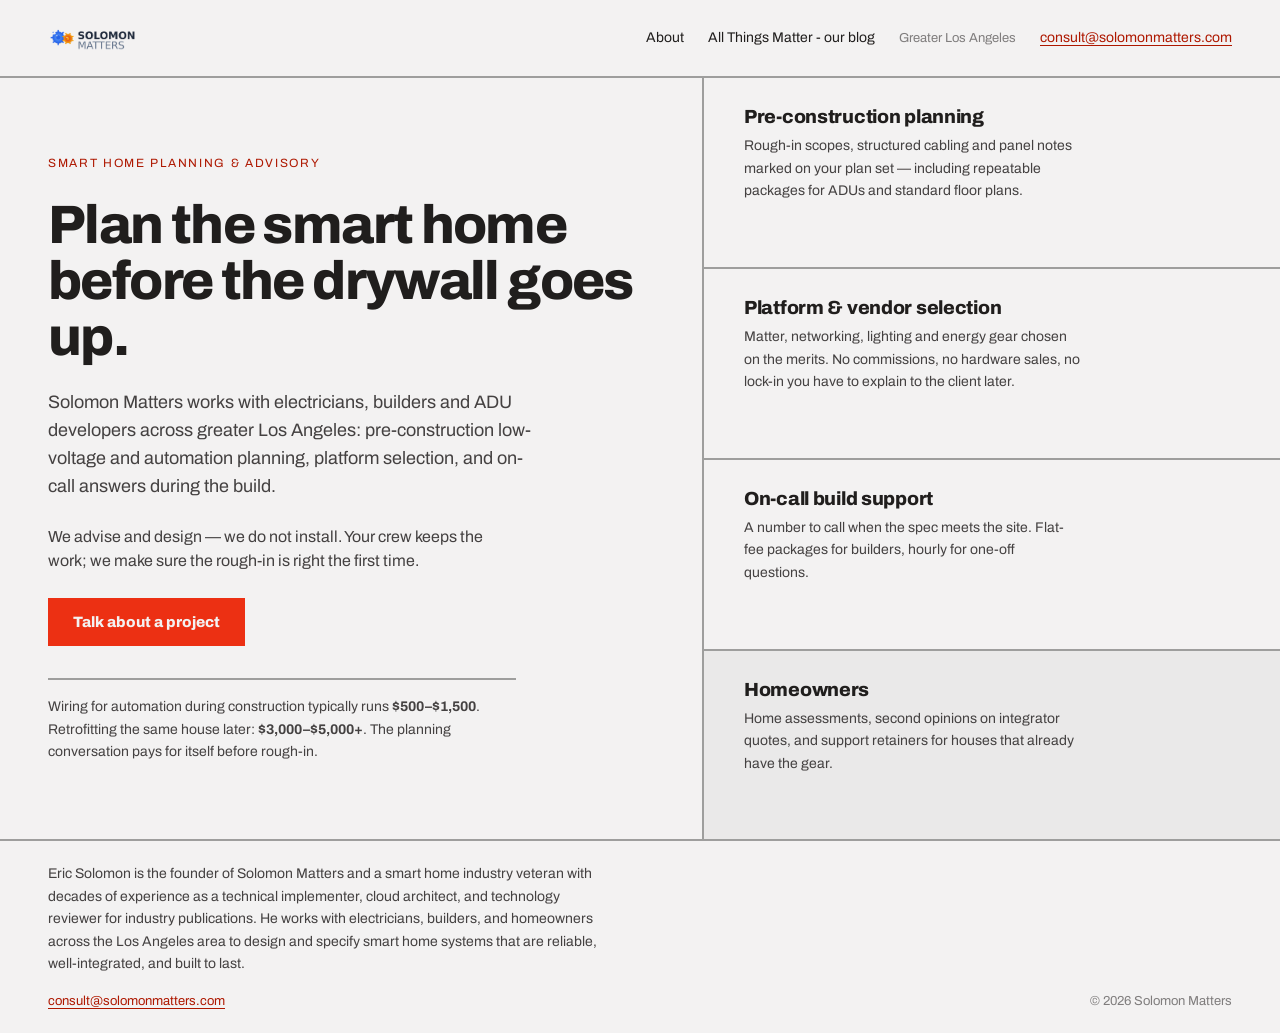
<file: index.html>
<!DOCTYPE html>
<html lang="en">
<head>
<meta charset="utf-8">
<meta name="viewport" content="width=device-width, initial-scale=1">
<title>Solomon Matters — Smart home planning &amp; advisory</title>
<meta name="description" content="Solomon Matters provides pre-construction low-voltage and smart home automation planning for electricians, builders and ADU developers across greater Los Angeles. Advisory and design only — we do not install.">
<meta property="og:title" content="Solomon Matters — Smart home planning &amp; advisory">
<meta property="og:description" content="Pre-construction low-voltage and automation planning for electricians, builders and ADU developers across greater Los Angeles.">
<meta property="og:type" content="website">
<meta property="og:image" content="assets/img/logo.png">
<link rel="preconnect" href="https://fonts.googleapis.com">
<link rel="preconnect" href="https://fonts.gstatic.com" crossorigin>
<link rel="stylesheet" href="assets/css/styles.css">
<link rel="stylesheet" href="assets/css/site.css">
</head>
<body>

<div style="background: var(--color-bg); color: var(--color-text); font-family: var(--font-body); min-height: 100vh; display: flex; flex-direction: column;">

  <header class="site-header">
    <a href="index.html" style="margin-right: auto;"><img src="assets/img/logo.png" alt="Solomon Matters" style="height: 32px; width: auto; display: block;"></a>
    <a href="about.html" class="nav-link" style="font-size: 14px;">About</a>
    <a href="https://allthingsmatter.blog" target="_blank" rel="noopener" class="nav-link" style="font-size: 14px;">All Things Matter - our blog</a>
    <span class="text-muted" style="font-size: 13px;">Greater Los Angeles</span>
    <a href="mailto:consult@solomonmatters.com" style="font-size: 14px;">consult@solomonmatters.com</a>
  </header>

  <main class="site-main">
    <div class="site-main-left">
      <div style="font-size: 12px; letter-spacing: 0.14em; text-transform: uppercase; color: var(--color-accent-700);">Smart home planning &amp; advisory</div>
      <h1 style="margin: 0; font-size: clamp(34px, 4.4vw, 54px); line-height: 1.04; letter-spacing: -0.03em; max-width: 20ch;">Plan the smart home before the drywall goes up.</h1>
      <p style="margin: 0; font-size: 18px; line-height: 1.55; max-width: 50ch; color: var(--color-neutral-800);">Solomon Matters works with electricians, builders and ADU developers across greater Los Angeles: pre-construction low-voltage and automation planning, platform selection, and on-call answers during the build.</p>
      <p style="margin: 0; font-size: 16px; line-height: 1.55; max-width: 50ch; color: var(--color-neutral-800);">We advise and design — we do not install. Your crew keeps the work; we make sure the rough-in is right the first time.</p>
      <a href="mailto:consult@solomonmatters.com?subject=Project%20consultation" class="btn btn-primary" style="padding: 14px 24px; font-size: 15px;">Talk about a project</a>
      <div style="margin-top: 8px; border-top: 2px solid var(--color-divider); padding-top: 16px; max-width: 52ch;">
        <p style="margin: 0; font-size: 14px; line-height: 1.6; color: var(--color-neutral-800);">Wiring for automation during construction typically runs <strong>$500–$1,500</strong>. Retrofitting the same house later: <strong>$3,000–$5,000+</strong>. The planning conversation pays for itself before rough-in.</p>
      </div>
    </div>

    <div class="site-main-right">
      <div class="feature-cell">
        <h4 style="margin: 0; font-size: 19px;">Pre-construction planning</h4>
        <p style="margin: 0; font-size: 14px; line-height: 1.6; max-width: 42ch; color: var(--color-neutral-800);">Rough-in scopes, structured cabling and panel notes marked on your plan set — including repeatable packages for ADUs and standard floor plans.</p>
      </div>
      <div class="feature-cell">
        <h4 style="margin: 0; font-size: 19px;">Platform &amp; vendor selection</h4>
        <p style="margin: 0; font-size: 14px; line-height: 1.6; max-width: 42ch; color: var(--color-neutral-800);">Matter, networking, lighting and energy gear chosen on the merits. No commissions, no hardware sales, no lock-in you have to explain to the client later.</p>
      </div>
      <div class="feature-cell">
        <h4 style="margin: 0; font-size: 19px;">On-call build support</h4>
        <p style="margin: 0; font-size: 14px; line-height: 1.6; max-width: 42ch; color: var(--color-neutral-800);">A number to call when the spec meets the site. Flat-fee packages for builders, hourly for one-off questions.</p>
      </div>
      <div class="feature-cell feature-cell-tinted">
        <h4 style="margin: 0; font-size: 19px;">Homeowners</h4>
        <p style="margin: 0; font-size: 14px; line-height: 1.6; max-width: 42ch; color: var(--color-neutral-800);">Home assessments, second opinions on integrator quotes, and support retainers for houses that already have the gear.</p>
      </div>
    </div>
  </main>

  <footer class="site-footer">
    <p class="footer-bio">Eric Solomon is the founder of Solomon Matters and a smart home industry veteran with decades of experience as a technical implementer, cloud architect, and technology reviewer for industry publications. He works with electricians, builders, and homeowners across the Los Angeles area to design and specify smart home systems that are reliable, well-integrated, and built to last.</p>
    <div class="footer-meta">
      <a href="mailto:consult@solomonmatters.com" style="font-size: 13px; margin-right: auto;">consult@solomonmatters.com</a>
      <span class="text-muted" style="font-size: 13px;">© 2026 Solomon Matters</span>
    </div>
  </footer>
</div>
</body>
</html>
</file>
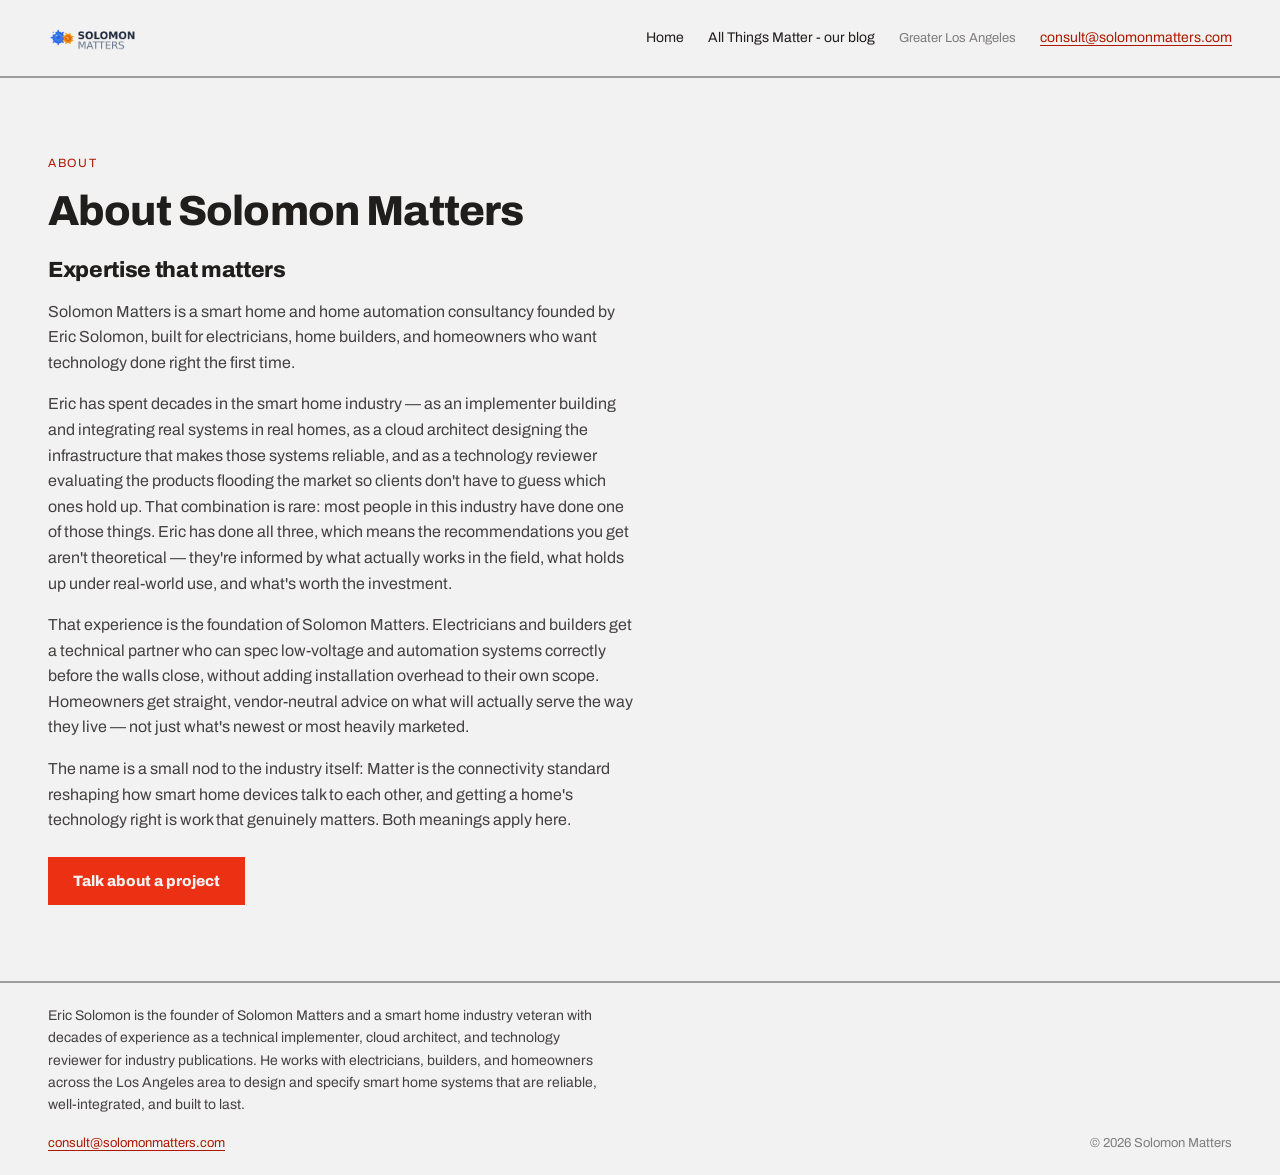
<file: about.html>
<!DOCTYPE html>
<html lang="en">
<head>
<meta charset="utf-8">
<meta name="viewport" content="width=device-width, initial-scale=1">
<title>About — Solomon Matters</title>
<meta name="description" content="Eric Solomon, founder of Solomon Matters, has decades of experience as a smart home implementer, cloud architect, and technology reviewer — vendor-neutral advisory and design for electricians, builders and homeowners across greater Los Angeles.">
<meta property="og:title" content="About — Solomon Matters">
<meta property="og:description" content="Decades of experience as a smart home implementer, cloud architect, and technology reviewer, now advising electricians, builders and homeowners across greater Los Angeles.">
<meta property="og:type" content="website">
<meta property="og:image" content="assets/img/logo.png">
<link rel="preconnect" href="https://fonts.googleapis.com">
<link rel="preconnect" href="https://fonts.gstatic.com" crossorigin>
<link rel="stylesheet" href="assets/css/styles.css">
<link rel="stylesheet" href="assets/css/site.css">
</head>
<body>

<div style="background: var(--color-bg); color: var(--color-text); font-family: var(--font-body); min-height: 100vh; display: flex; flex-direction: column;">

  <header class="site-header">
    <a href="index.html" style="margin-right: auto;"><img src="assets/img/logo.png" alt="Solomon Matters" style="height: 32px; width: auto; display: block;"></a>
    <a href="index.html" class="nav-link" style="font-size: 14px;">Home</a>
    <a href="https://allthingsmatter.blog" target="_blank" rel="noopener" class="nav-link" style="font-size: 14px;">All Things Matter - our blog</a>
    <span class="text-muted" style="font-size: 13px;">Greater Los Angeles</span>
    <a href="mailto:consult@solomonmatters.com" style="font-size: 14px;">consult@solomonmatters.com</a>
  </header>

  <main class="about-main">
    <div class="about-content">
      <div style="font-size: 12px; letter-spacing: 0.14em; text-transform: uppercase; color: var(--color-accent-700);">About</div>
      <h1 style="margin: 0; font-size: clamp(30px, 3.6vw, 42px); line-height: 1.08; letter-spacing: -0.02em;">About Solomon Matters</h1>
      <h2 style="margin: 8px 0 0; font-size: 22px;">Expertise that matters</h2>
      <p>Solomon Matters is a smart home and home automation consultancy founded by Eric Solomon, built for electricians, home builders, and homeowners who want technology done right the first time.</p>
      <p>Eric has spent decades in the smart home industry — as an implementer building and integrating real systems in real homes, as a cloud architect designing the infrastructure that makes those systems reliable, and as a technology reviewer evaluating the products flooding the market so clients don't have to guess which ones hold up. That combination is rare: most people in this industry have done one of those things. Eric has done all three, which means the recommendations you get aren't theoretical — they're informed by what actually works in the field, what holds up under real-world use, and what's worth the investment.</p>
      <p>That experience is the foundation of Solomon Matters. Electricians and builders get a technical partner who can spec low-voltage and automation systems correctly before the walls close, without adding installation overhead to their own scope. Homeowners get straight, vendor-neutral advice on what will actually serve the way they live — not just what's newest or most heavily marketed.</p>
      <p>The name is a small nod to the industry itself: Matter is the connectivity standard reshaping how smart home devices talk to each other, and getting a home's technology right is work that genuinely matters. Both meanings apply here.</p>
      <a href="mailto:consult@solomonmatters.com?subject=Project%20consultation" class="btn btn-primary" style="padding: 14px 24px; font-size: 15px; align-self: flex-start; margin-top: 8px;">Talk about a project</a>
    </div>
  </main>

  <footer class="site-footer">
    <p class="footer-bio">Eric Solomon is the founder of Solomon Matters and a smart home industry veteran with decades of experience as a technical implementer, cloud architect, and technology reviewer for industry publications. He works with electricians, builders, and homeowners across the Los Angeles area to design and specify smart home systems that are reliable, well-integrated, and built to last.</p>
    <div class="footer-meta">
      <a href="mailto:consult@solomonmatters.com" style="font-size: 13px; margin-right: auto;">consult@solomonmatters.com</a>
      <span class="text-muted" style="font-size: 13px;">© 2026 Solomon Matters</span>
    </div>
  </footer>
</div>
</body>
</html>
</file>
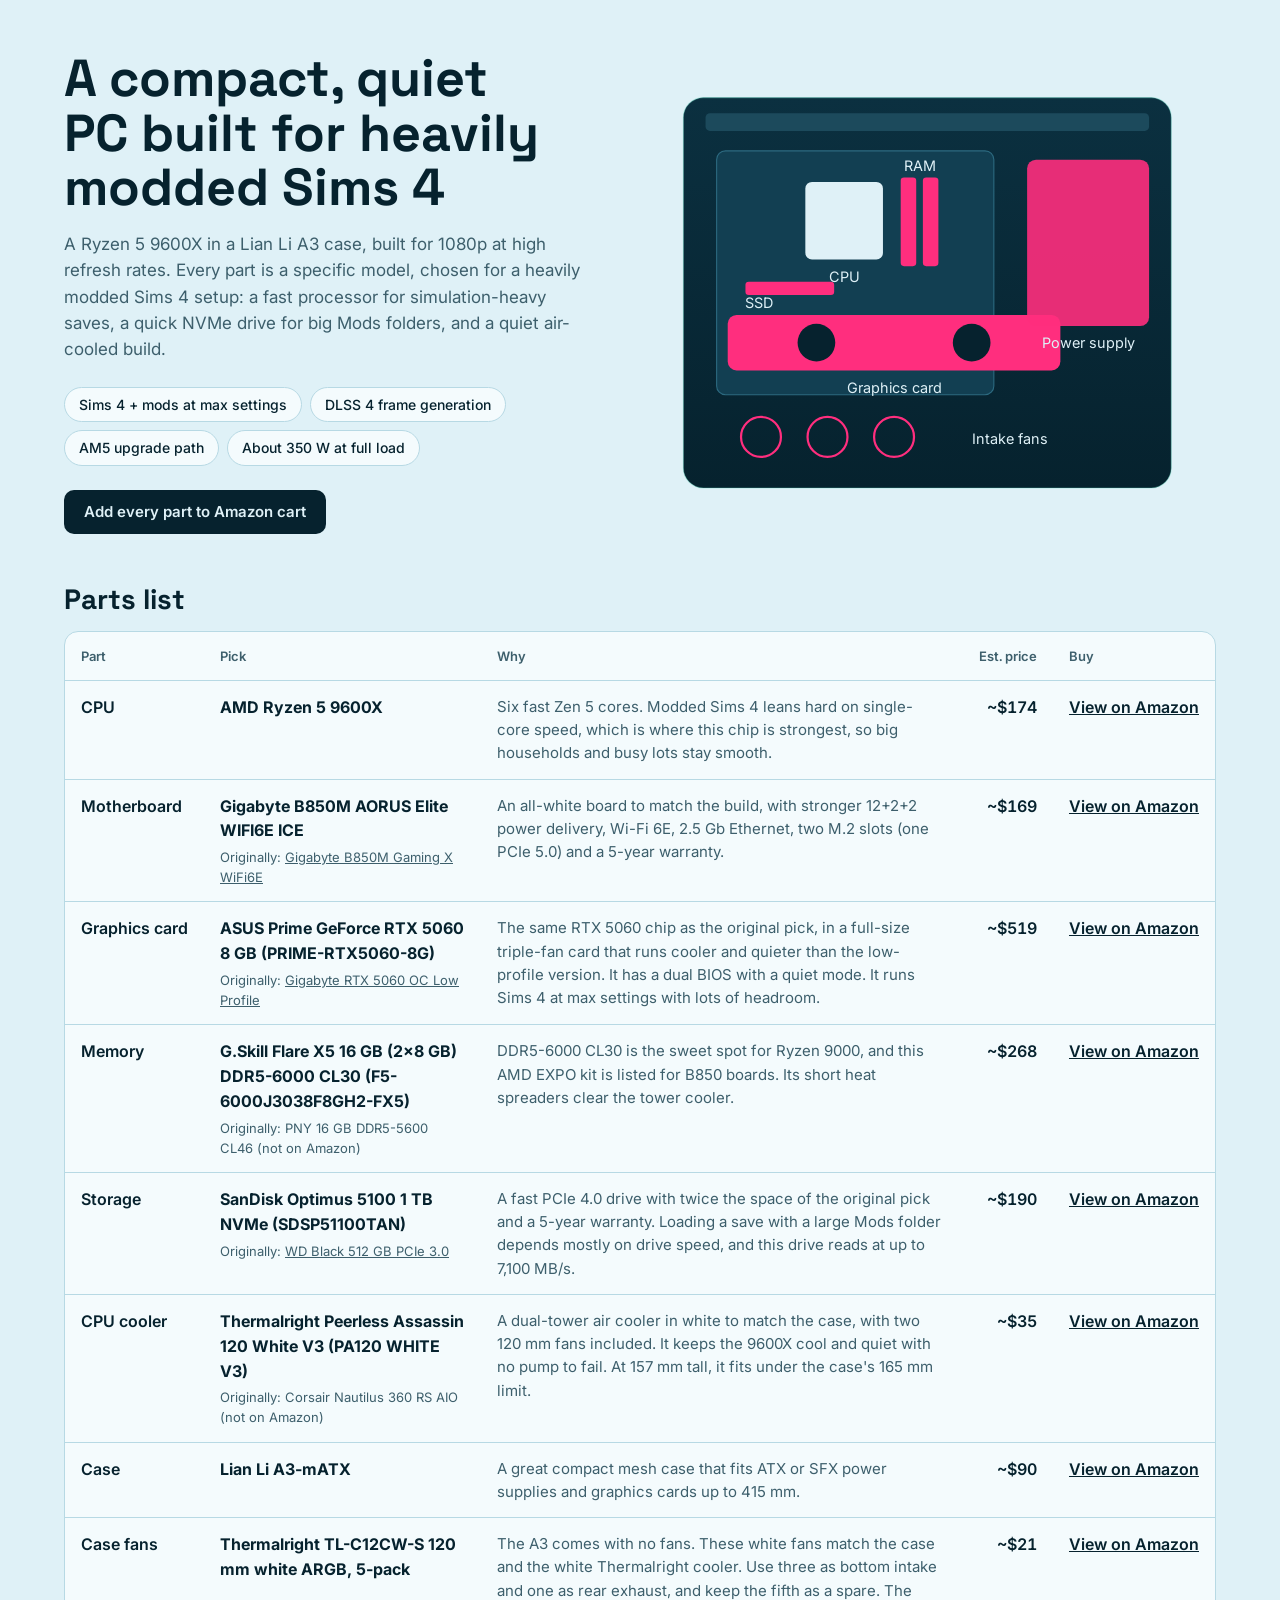
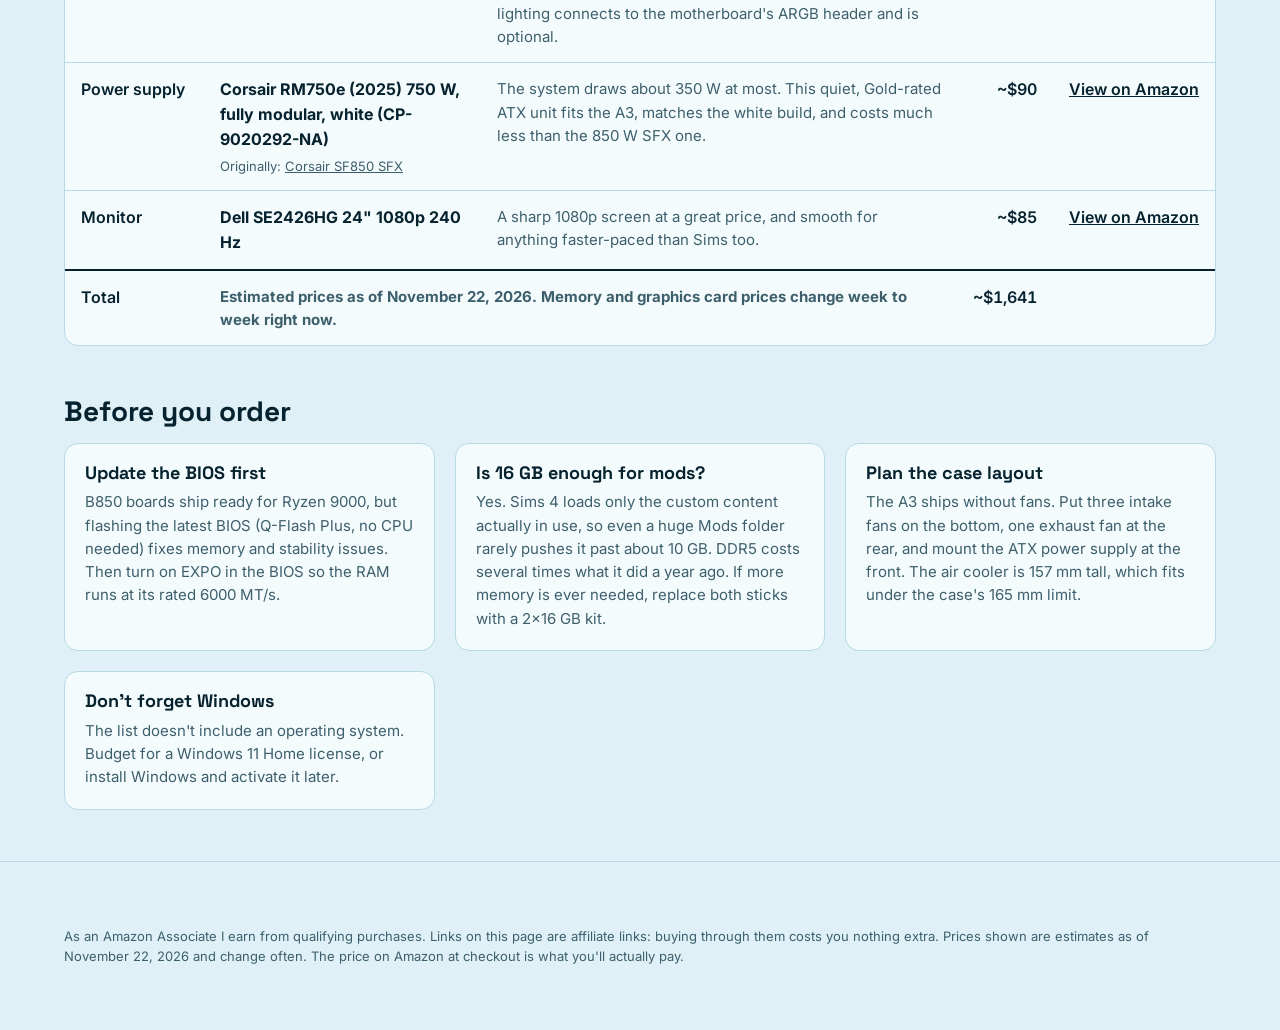
<file: sims-pc-build.html>
<!DOCTYPE html>
<html lang="en">
<head>
<meta charset="utf-8">
<meta name="viewport" content="width=device-width, initial-scale=1">
<title>1080p Gaming Build</title>
<link rel="preconnect" href="https://fonts.googleapis.com">
<link href="https://fonts.googleapis.com/css2?family=Space+Grotesk:wght@500;700&family=Inter:wght@400;500;600&display=swap" rel="stylesheet">
<style>
/* VOICE: a friend's honest build sheet: direct, practical, no hype.
   IDEA: a printed parts manifest taped inside the case, each slot ticked or swapped.
   PICTURE: an exploded schematic of the mATX case with each part placed where it lives.
   COLOUR and TYPE: ice ground, ink text, one hot pink for swaps; Space Grotesk + Inter.
   LAYOUT: verdict + schematic first screen, then the manifest table, then notes and disclosure. */
:root{color-scheme:light dark;--bg:light-dark(#dff1f7,#06222e);--ink:light-dark(#06222e,#dff1f7);--soft:light-dark(#3d5f6c,#9fc3cf);--card:light-dark(#f4fbfd,#0b3040);--line:light-dark(#b7d9e4,#1c4a5c);--pink:#ff2e7e;--ok:light-dark(#0b6b5a,#5fd8bd)}
:root[data-theme=light]{color-scheme:light}:root[data-theme=dark]{color-scheme:dark}
*{box-sizing:border-box;min-width:0}
body{margin:0;background:var(--bg);color:var(--ink);font:16px/1.55 Inter,system-ui,sans-serif;overflow-x:clip}
h1,h2,h3{font-family:"Space Grotesk",Inter,sans-serif;font-weight:700;line-height:1.05;text-wrap:balance;margin:0}
h1{font-size:clamp(32px,5vw,52px)}h2{font-size:28px;margin-bottom:16px}h3{font-size:18px}
a{color:inherit}
.band{padding:clamp(28px,4vw,64px) max(5vw,16px)}
.wrap{max-width:1240px;margin:0 auto}
.hero{display:grid;grid-template-columns:minmax(0,1fr) minmax(0,1.1fr);gap:clamp(24px,4vw,56px);align-items:center}
.lede{font-size:17px;color:var(--soft);max-width:60ch;margin:16px 0 24px}
.chips{display:flex;flex-wrap:wrap;gap:8px;margin-bottom:24px}
.chip{border:1px solid var(--line);background:var(--card);border-radius:999px;padding:6px 14px;font-size:14px;font-weight:500;white-space:nowrap}
.btn{display:inline-flex;align-items:center;min-height:44px;padding:0 20px;border-radius:10px;background:var(--ink);color:var(--bg);text-decoration:none;font-weight:600;font-size:15px}
.btn:focus-visible,a:focus-visible{outline:3px solid var(--pink);outline-offset:2px}
.fig svg{width:100%;height:auto;display:block}
.manifest{background:var(--card);border:1px solid var(--line);border-radius:14px;overflow:hidden}
table{width:100%;border-collapse:collapse}
th,td{text-align:left;padding:14px 16px;border-bottom:1px solid var(--line);vertical-align:top}
th{font-size:13px;color:var(--soft);font-weight:600}
tr:last-child td{border-bottom:0}
.slot{font-weight:600;white-space:nowrap}
.pick b{display:block}
.was{font-size:13px;color:var(--soft);margin-top:4px}
.tag{display:inline-block;font-size:13px;font-weight:600;padding:2px 10px;border-radius:999px;white-space:nowrap}
.keep{color:var(--ok);border:1px solid currentColor}
.swap{color:#fff;background:var(--pink)}
.add{color:var(--ink);border:1px dashed var(--soft)}
.why{color:var(--soft);font-size:15px}
.buy{white-space:nowrap}.buy a{font-weight:600}
.num{text-align:right;white-space:nowrap;font-variant-numeric:tabular-nums}
td.num{font-weight:600}
tfoot td{border-top:2px solid var(--ink);border-bottom:0;font-weight:700}
@media(max-width:600px){.stack td.num{text-align:start}.stack tfoot td:nth-child(2){display:none}}
.notes{display:grid;grid-template-columns:repeat(auto-fit,minmax(min(100%,280px),1fr));gap:20px}
.note{background:var(--card);border:1px solid var(--line);border-radius:14px;padding:20px}
.note p{margin:8px 0 0;color:var(--soft);font-size:15px}
.disc{font-size:13px;color:var(--soft);border-top:1px solid var(--line)}
@media(max-width:820px){.hero{grid-template-columns:minmax(0,1fr)}}
@media(max-width:600px){table{font-size:14px}.stack thead{display:none}.stack tr{display:grid;padding-block:10px;border-bottom:1px solid var(--line)}.stack td{display:flow-root;border:0;padding:3px 16px;padding-inline-start:calc(7em + 16px);text-align:start}.stack td::before{content:attr(data-l);float:inline-start;width:6.5em;margin-inline-start:-7em;white-space:normal;color:var(--soft);font-size:13px}.stack td:empty{display:none}}
@media(prefers-reduced-motion:no-preference){.glow{animation:pulse 2.4s ease-in-out infinite}@keyframes pulse{50%{opacity:.35}}}
</style>
<script>new MutationObserver(()=>{for(const c of document.querySelectorAll('.stack td:not([data-l])')){let i=0,p=c;while(p=p.previousElementSibling)i+=p.colSpan;c.dataset.l=c.closest('table').rows[0].cells[i]?.textContent||''}}).observe(document,{childList:true,subtree:true})</script>
</head>
<body>

<section class="band"><div class="wrap hero">
  <div>
    <h1>A compact, quiet PC built for heavily modded Sims 4</h1>
    <p class="lede">A Ryzen 5 9600X in a Lian Li A3 case, built for 1080p at high refresh rates. Every part is a specific model, chosen for a heavily modded Sims 4 setup: a fast processor for simulation-heavy saves, a quick NVMe drive for big Mods folders, and a quiet air-cooled build.</p>
    <div class="chips"><span class="chip">Sims 4 + mods at max settings</span><span class="chip">DLSS 4 frame generation</span><span class="chip">AM5 upgrade path</span><span class="chip">About 350 W at full load</span></div>
    <a class="btn" id="cartBtn" href="#">Add every part to Amazon cart</a>
  </div>
  <div class="fig" aria-label="Schematic of the parts inside the case">
    <svg viewBox="0 0 520 400" role="img">
      <defs><linearGradient id="g" x1="0" y1="0" x2="0" y2="1"><stop offset="0" stop-color="#0b3040"/><stop offset="1" stop-color="#06222e"/></linearGradient></defs>
      <rect x="40" y="24" width="440" height="352" rx="18" fill="url(#g)" stroke="#5fd8bd" stroke-opacity=".35"/>
      <rect x="60" y="38" width="400" height="16" rx="4" fill="#1c4a5c"/>
      <g fill="#0f3d50" stroke="#2c6a80"><circle cx="140" cy="46" r="0"/></g>
      <rect x="70" y="72" width="250" height="220" rx="8" fill="#123f52" stroke="#2c6a80"/>
      <rect x="150" y="100" width="70" height="70" rx="6" fill="#dff1f7"/>
      <rect x="236" y="96" width="14" height="80" rx="3" fill="#ff2e7e"/><rect x="256" y="96" width="14" height="80" rx="3" fill="#ff2e7e"/>
      <rect x="96" y="190" width="80" height="12" rx="3" fill="#ff2e7e"/>
      <rect x="80" y="220" width="300" height="50" rx="8" fill="#ff2e7e"/>
      <circle cx="160" cy="245" r="17" fill="#06222e"/><circle cx="300" cy="245" r="17" fill="#06222e"/>
      <rect x="350" y="80" width="110" height="150" rx="8" fill="#ff2e7e" opacity=".9"/>
      <g class="glow" fill="none" stroke="#ff2e7e" stroke-width="2"><circle cx="110" cy="330" r="18"/><circle cx="170" cy="330" r="18"/><circle cx="230" cy="330" r="18"/></g>
      <g font-family="Inter,sans-serif" font-size="13" fill="#dff1f7">
        <text x="185" y="190" text-anchor="middle">CPU</text>
        <text x="253" y="90" text-anchor="middle">RAM</text>
        <text x="96" y="214">SSD</text>
        <text x="230" y="290" text-anchor="middle">Graphics card</text>
        <text x="405" y="250" text-anchor="middle">Power supply</text>
        <text x="300" y="336">Intake fans</text>
      </g>
    </svg>
  </div>
</div></section>

<section class="band" style="padding-top:0"><div class="wrap">
  <h2>Parts list</h2>
  <div class="manifest"><table class="stack">
    <thead><tr><th>Part</th><th>Pick</th><th>Why</th><th class="num">Est. price</th><th>Buy</th></tr></thead>
    <tbody id="rows"></tbody>
    <tfoot><tr><td class="slot">Total</td><td colspan="2" class="why">Estimated prices as of November 22, 2026. Memory and graphics card prices change week to week right now.</td><td class="num" id="total"></td><td></td></tr></tfoot>
  </table></div>
</div></section>

<section class="band" style="padding-top:0"><div class="wrap">
  <h2>Before you order</h2>
  <div class="notes">
    <div class="note"><h3>Update the BIOS first</h3><p>B850 boards ship ready for Ryzen 9000, but flashing the latest BIOS (Q-Flash Plus, no CPU needed) fixes memory and stability issues. Then turn on EXPO in the BIOS so the RAM runs at its rated 6000 MT/s.</p></div>
    <div class="note"><h3>Is 16 GB enough for mods?</h3><p>Yes. Sims 4 loads only the custom content actually in use, so even a huge Mods folder rarely pushes it past about 10 GB. DDR5 costs several times what it did a year ago. If more memory is ever needed, replace both sticks with a 2×16 GB kit.</p></div>
    <div class="note"><h3>Plan the case layout</h3><p>The A3 ships without fans. Put three intake fans on the bottom, one exhaust fan at the rear, and mount the ATX power supply at the front. The air cooler is 157 mm tall, which fits under the case's 165 mm limit.</p></div>
    <div class="note"><h3>Don't forget Windows</h3><p>The list doesn't include an operating system. Budget for a Windows 11 Home license, or install Windows and activate it later.</p></div>
  </div>
</div></section>

<footer class="band disc"><div class="wrap">
  <p>As an Amazon Associate I earn from qualifying purchases. Links on this page are affiliate links: buying through them costs you nothing extra. Prices shown are estimates as of November 22, 2026 and change often. The price on Amazon at checkout is what you'll actually pay.</p>
</div></footer>

<script>
{
const TAG = "solomonmatter-20";
const dp = a => `https://www.amazon.com/dp/${a}?tag=${TAG}`;
const s = q => `https://www.amazon.com/s?k=${encodeURIComponent(q)}&tag=${TAG}`;
const parts = [
  {slot:"CPU", price:174, pick:"AMD Ryzen 5 9600X", st:"keep", why:"Six fast Zen 5 cores. Modded Sims 4 leans hard on single-core speed, which is where this chip is strongest, so big households and busy lots stay smooth.", url:dp("B0D6NN6TM7")},
  {slot:"Motherboard", price:169, pick:"Gigabyte B850M AORUS Elite WIFI6E ICE", was:"Gigabyte B850M Gaming X WiFi6E", wasUrl:dp("B0DQLHLVLK"), st:"swap", why:"An all-white board to match the build, with stronger 12+2+2 power delivery, Wi-Fi 6E, 2.5 Gb Ethernet, two M.2 slots (one PCIe 5.0) and a 5-year warranty.", url:dp("B0DQLJGTRM")},
  {slot:"Graphics card", price:519, pick:"ASUS Prime GeForce RTX 5060 8 GB (PRIME-RTX5060-8G)", was:"Gigabyte RTX 5060 OC Low Profile", wasUrl:dp("B0F8LNS15L"), st:"swap", why:"The same RTX 5060 chip as the original pick, in a full-size triple-fan card that runs cooler and quieter than the low-profile version. It has a dual BIOS with a quiet mode. It runs Sims 4 at max settings with lots of headroom.", url:dp("B0F77H7NBK")},
  {slot:"Memory", price:268, pick:"G.Skill Flare X5 16 GB (2×8 GB) DDR5-6000 CL30 (F5-6000J3038F8GH2-FX5)", was:"PNY 16 GB DDR5-5600 CL46 (not on Amazon)", st:"swap", why:"DDR5-6000 CL30 is the sweet spot for Ryzen 9000, and this AMD EXPO kit is listed for B850 boards. Its short heat spreaders clear the tower cooler.", url:dp("B0G7PFF5N6")},
  {slot:"Storage", price:190, pick:"SanDisk Optimus 5100 1 TB NVMe (SDSP51100TAN)", was:"WD Black 512 GB PCIe 3.0", wasUrl:dp("B01MR4VOBZ"), st:"swap", why:"A fast PCIe 4.0 drive with twice the space of the original pick and a 5-year warranty. Loading a save with a large Mods folder depends mostly on drive speed, and this drive reads at up to 7,100 MB/s.", url:dp("B0GJS98B1Q")},
  {slot:"CPU cooler", price:35, pick:"Thermalright Peerless Assassin 120 White V3 (PA120 WHITE V3)", was:"Corsair Nautilus 360 RS AIO (not on Amazon)", st:"swap", why:"A dual-tower air cooler in white to match the case, with two 120 mm fans included. It keeps the 9600X cool and quiet with no pump to fail. At 157 mm tall, it fits under the case's 165 mm limit.", url:dp("B0DRFNVTN1")},
  {slot:"Case", price:90, pick:"Lian Li A3-mATX", st:"keep", why:"A great compact mesh case that fits ATX or SFX power supplies and graphics cards up to 415 mm.", url:dp("B0DKSWRH91")},
  {slot:"Case fans", price:21, pick:"Thermalright TL-C12CW-S 120 mm white ARGB, 5-pack", st:"add", why:"The A3 comes with no fans. These white fans match the case and the white Thermalright cooler. Use three as bottom intake and one as rear exhaust, and keep the fifth as a spare. The lighting connects to the motherboard's ARGB header and is optional.", url:dp("B0D9N6VWCG")},
  {slot:"Power supply", price:90, pick:"Corsair RM750e (2025) 750 W, fully modular, white (CP-9020292-NA)", was:"Corsair SF850 SFX", wasUrl:dp("B0D45PQ8C4"), st:"swap", why:"The system draws about 350 W at most. This quiet, Gold-rated ATX unit fits the A3, matches the white build, and costs much less than the 850 W SFX one.", url:dp("B0DZXKXYGY")},
  {slot:"Monitor", price:85, pick:"Dell SE2426HG 24\" 1080p 240 Hz", st:"keep", why:"A sharp 1080p screen at a great price, and smooth for anything faster-paced than Sims too.", url:dp("B0GKFLQ9SW")},
];
const label = {keep:"Keep", swap:"Swap", add:"Add"};
document.getElementById("rows").innerHTML = parts.map(p => `<tr>
  <td class="slot">${p.slot}</td>
  <td class="pick"><b>${p.pick}</b>${p.was ? `<div class="was">Originally: ${p.wasUrl ? `<a href="${p.wasUrl}" rel="sponsored nofollow">${p.was}</a>` : p.was}</div>` : ""}</td>
  <td class="why">${p.why}</td>
  <td class="num">~$${p.price}</td>
  <td class="buy"><a href="${p.url}" rel="sponsored nofollow">View on Amazon</a></td>
</tr>`).join("");
document.getElementById("total").textContent = "~$" + parts.reduce((t,p)=>t+p.price,0).toLocaleString("en-US");
const kept = parts.map(p=>p.url.match(/dp\/(\w+)/)[1]);
document.getElementById("cartBtn").href = "https://www.amazon.com/gp/aws/cart/add.html?AssociateTag=" + TAG + kept.map((a,i)=>`&ASIN.${i+1}=${a}&Quantity.${i+1}=1`).join("");
}
</script>
</body>
</html>
</file>
<file: assets/css/styles.css>
/* Modernist — design-system tokens and component classes. This file is the source of truth for the system's look; retune it here and see readme.md. */
@import url('https://fonts.googleapis.com/css2?family=Archivo:wght@400;600;800&display=swap');

:root {
  --color-bg: #f3f2f2;
  --color-surface: #eae9e9;
  --color-text: #201e1d;
  --color-accent: #ec3013;
  --color-accent-2: #e15b47;
  --color-divider: color-mix(in srgb, #201e1d 40%, transparent);

  /* Tonal ramps — generated in OKLCH on one shared lightness scale, so the
     same step of any role matches the others in visual value. */
  --color-neutral-100: #f8f4f4;
  --color-neutral-200: #eae7e7;
  --color-neutral-300: #d7d3d3;
  --color-neutral-400: #bab6b6;
  --color-neutral-500: #9b9797;
  --color-neutral-600: #7d7979;
  --color-neutral-700: #605d5d;
  --color-neutral-800: #444141;
  --color-neutral-900: #2d2b2b;

  --color-accent-100: #fff2ef;
  --color-accent-200: #ffe0d9;
  --color-accent-300: #ffc4b8;
  --color-accent-400: #ff9783;
  --color-accent-500: #ff563c;
  --color-accent-600: #dd2b0f;
  --color-accent-700: #ae1800;
  --color-accent-800: #7c1405;
  --color-accent-900: #4d170e;

  --color-accent-2-100: #fff2ef;
  --color-accent-2-200: #ffe0da;
  --color-accent-2-300: #ffc4b9;
  --color-accent-2-400: #ff9784;
  --color-accent-2-500: #ef6853;
  --color-accent-2-600: #c94b39;
  --color-accent-2-700: #9e3526;
  --color-accent-2-800: #71261b;
  --color-accent-2-900: #471d16;

  --font-heading: "Archivo", system-ui, sans-serif;
  --font-heading-weight: 800;
  --font-body: "Archivo", system-ui, sans-serif;

  --space-1: 4.0px;
  --space-2: 8.0px;
  --space-3: 12.0px;
  --space-4: 16.0px;
  --space-6: 24.0px;
  --space-8: 32.0px;

  --radius-sm: 0px;
  --radius-md: 0px;
  --radius-lg: 0px;

  /* Elevation — derived from the ground: soft ink-tinted shadows on a
     light theme, a hairline edge + ambient darkness on a dark one. */
  --shadow-sm: 0 1px 2px color-mix(in srgb, #2d2b2b 14%, transparent);
  --shadow-md: 0 3px 10px color-mix(in srgb, #2d2b2b 16%, transparent);
  --shadow-lg: 0 12px 32px color-mix(in srgb, #2d2b2b 22%, transparent);
}

body {
  background: var(--color-bg);
  color: var(--color-text);
  font-family: var(--font-body);
}
h1, h2, h3, h4 { font-family: var(--font-heading); font-weight: var(--font-heading-weight); }

.grayscale{filter:grayscale(1) contrast(1.08)}

/* ══════════════════════════════════════════════════════════════════════════
   Components — built with the tokens above. Plain CSS
   on plain HTML: no JavaScript, no build step. Each class is documented in
   readme.md and demonstrated in foundations/ and components/.
   ══════════════════════════════════════════════════════════════════════ */

*, *::before, *::after { box-sizing: border-box; }
body { margin: 0; font-size: 15px; line-height: 1.55; font-weight: 400; }
h1, h2, h3, h4, h5, h6 {
  font-family: var(--font-heading); font-weight: var(--font-heading-weight);
  line-height: 1.12; letter-spacing: -0.015em; margin: 0 0 var(--space-2);
}
h1 { font-size: 42px; }
h2 { font-size: 32px; }
h3 { font-size: 25px; }
h4 { font-size: 20px; }
h5 { font-size: 16px; }
h6 { font-size: 13px; }
h6 { letter-spacing: 0.08em; text-transform: uppercase; }
p { margin: 0 0 var(--space-3); }
a { color: var(--color-accent); text-underline-offset: 3px; }
img { display: block; max-width: 100%; }
figure { margin: 0; }
figcaption {
  font-size: 11px; margin-top: var(--space-1);
  color: color-mix(in srgb, var(--color-text) 55%, transparent);
}
.text-muted { color: color-mix(in srgb, var(--color-text) 55%, transparent); }
:focus { outline: none; }
:focus-visible { outline: 2px solid var(--color-accent); outline-offset: 2px; }
::selection { background: color-mix(in srgb, var(--color-accent) 30%, transparent); }

/* — rules — */
.hr {
  height: 2px; border: 0; margin: var(--space-4) 0;
  background: var(--color-divider);
}

/* — buttons — */
.btn {
  display: inline-flex; align-items: center; justify-content: center; gap: 6px;
  cursor: pointer; text-decoration: none;
  font-family: var(--font-heading); font-weight: var(--font-heading-weight);
  font-size: 14px; line-height: 1.2; color: var(--color-text); /* matches the .input's 14px —
     the pair sits side by side in sign-up rows */
  background: transparent; border: 1px solid transparent;
  padding: var(--space-2) calc(var(--space-3) * 1.2);
  border-radius: var(--radius-md);
}
.btn svg { display: block; }
.btn:disabled { opacity: 0.45; cursor: not-allowed; }
.btn-primary { background: var(--color-accent); color: var(--color-bg); }
.btn-primary:hover { background: var(--color-accent-600); }
.btn-primary:active { background: var(--color-accent-700); }
.btn-secondary { border-color: var(--color-divider); }
.btn-secondary:hover { background: color-mix(in srgb, var(--color-text) 7%, transparent); }
.btn-secondary:active { background: color-mix(in srgb, var(--color-text) 14%, transparent); }
.btn-ghost { color: var(--color-accent); padding-inline: var(--space-1); }
.btn-ghost:hover { background: color-mix(in srgb, var(--color-accent) 10%, transparent); }
.btn-ghost:active { background: color-mix(in srgb, var(--color-accent) 18%, transparent); }
.btn-icon { width: 36px; height: 36px; padding: 0; }
.btn-block { width: 100%; margin-top: var(--space-2); justify-content: flex-start; text-align: left; }

/* — forms — */
.field > label {
  display: block; font-size: 12px; margin-bottom: 5px;
  color: color-mix(in srgb, var(--color-text) 70%, transparent);
}
.input {
  width: 100%; min-height: 36px; padding: 6px 10px; font: inherit;
  font-size: 14px; color: var(--color-text); caret-color: var(--color-accent);
  background: var(--color-surface);
  border: 1px solid var(--color-divider); border-radius: var(--radius-md);
}
.input:hover { border-color: color-mix(in srgb, var(--color-text) 45%, transparent); }
.input:focus-visible { border-color: var(--color-accent); outline-offset: 0; }
textarea.input { min-height: 90px; resize: vertical; }
.radio { display: inline-flex; align-items: center; gap: 8px; cursor: pointer; font-size: 14px; }
.radio input, .seg-opt input {
  position: absolute; opacity: 0; width: 0; height: 0; pointer-events: none;
}
.radio .dot {
  width: 16px; height: 16px; flex: none; border-radius: 50%;
  border: 1.5px solid var(--color-divider);
}
.radio:hover .dot { border-color: var(--color-accent); }
.radio input:checked + .dot {
  border-color: var(--color-accent); background: var(--color-accent);
  box-shadow: inset 0 0 0 4px var(--color-bg);
}
.radio input:focus-visible + .dot { outline: 2px solid var(--color-accent); outline-offset: 2px; }
.seg {
  display: inline-flex; overflow: hidden;
  border: 1px solid var(--color-divider); border-radius: var(--radius-md);
}
.seg-opt {
  display: inline-flex; align-items: center; gap: 6px;
  padding: 7px 12px; font-size: 13px; cursor: pointer;
}
.seg-opt + .seg-opt { border-left: 1px solid var(--color-divider); }
.seg-opt:has(input:checked) { background: var(--color-accent); color: var(--color-bg); }
.seg-opt:not(:has(input:checked)):hover { background: color-mix(in srgb, var(--color-text) 7%, transparent); }
.seg-opt:has(input:focus-visible) { outline: 2px solid var(--color-accent); outline-offset: -2px; }

/* — cards — */
.card {
  display: flex; flex-direction: column; gap: var(--space-2);
  padding: var(--space-3); border-radius: var(--radius-md); background: var(--color-surface);
}
.card-kicker { font-size: 10px; letter-spacing: 0.1em; text-transform: uppercase; color: var(--color-accent); }
.card-title {
  font-family: var(--font-heading); font-weight: var(--font-heading-weight);
  font-size: 17px; line-height: 1.2;
}
.card-body { margin: 0; font-size: 13px; opacity: 0.8; flex: 1; }
.card-meta {
  display: flex; align-items: center; gap: 6px; font-size: 11px;
  color: color-mix(in srgb, var(--color-text) 50%, transparent);
}
.elev-sm { box-shadow: var(--shadow-sm); }
.elev-md { box-shadow: var(--shadow-md); }
.elev-lg { box-shadow: var(--shadow-lg); }

/* — tags — */
.tag {
  display: inline-flex; align-items: center; font-size: 11px;
  letter-spacing: 0.02em; padding: 3px 10px;
  border-radius: calc(var(--radius-md) * 0.75);
}
.tag-accent { background: var(--color-accent-100); color: var(--color-accent-800); }
.tag-accent-2 { background: var(--color-accent-2-100); color: var(--color-accent-2-800); }
.tag-neutral { background: var(--color-neutral-100); color: var(--color-neutral-800); }
.tag-outline { border: 1px solid var(--color-accent); color: var(--color-accent); }

/* — navigation — */
.nav {
  display: flex; align-items: center; gap: var(--space-4);
  padding: var(--space-3) var(--space-4);
  border-bottom: 2px solid var(--color-divider);
}
.nav-brand {
  font-family: var(--font-heading); font-weight: var(--font-heading-weight);
  font-size: 18px; margin-right: auto;
}
.nav a { color: inherit; text-decoration: none; font-size: 14px; }
.nav a:hover, .nav a[aria-current='page'] { color: var(--color-accent); }

/* — tables — */
.table { width: 100%; border-collapse: collapse; font-size: 14px; }
.table th {
  text-align: left; font-size: 11px; letter-spacing: 0.08em; text-transform: uppercase;
  color: color-mix(in srgb, var(--color-text) 60%, transparent);
  padding: var(--space-2); border-bottom: 2px solid var(--color-divider);
}
.table td {
  padding: var(--space-2);
  border-bottom: 1px solid var(--color-divider);
}
.table tbody tr:hover { background: color-mix(in srgb, var(--color-text) 4%, transparent); }

/* — dialog — */
.dialog-backdrop {
  position: fixed; inset: 0; display: grid; place-items: center;
  padding: var(--space-4);
  background: color-mix(in srgb, var(--color-neutral-900) 50%, transparent);
}
.dialog {
  width: min(440px, 100%); display: flex; flex-direction: column; gap: var(--space-3);
  padding: var(--space-4); border-radius: var(--radius-lg);
  background: var(--color-surface); box-shadow: var(--shadow-lg);
}
.dialog-title {
  font-family: var(--font-heading); font-weight: var(--font-heading-weight);
  font-size: 20px;
}
.dialog-body { font-size: 14px; opacity: 0.85; }
.dialog-actions { display: flex; justify-content: flex-end; gap: var(--space-2); margin-top: var(--space-2); }
</file>
<file: assets/css/site.css>
body { margin: 0; }
a { color: var(--color-accent-700); }
a:hover { color: var(--color-accent); }

.nav-link {
  color: var(--color-text);
  text-decoration: none;
}
.nav-link:hover {
  color: var(--color-accent);
}

.site-header {
  display: flex;
  align-items: center;
  gap: 24px;
  padding: 22px 48px;
  border-bottom: 2px solid var(--color-divider);
  flex-wrap: wrap;
}

.site-main {
  flex: 1;
  display: grid;
  grid-template-columns: minmax(0, 1.1fr) minmax(0, 0.9fr);
  border-bottom: 2px solid var(--color-divider);
}

.site-main-left {
  padding: 76px 48px;
  border-right: 2px solid var(--color-divider);
  display: flex;
  flex-direction: column;
  align-items: flex-start;
  gap: 24px;
}

.site-main-right {
  display: grid;
  grid-template-rows: repeat(4, minmax(0, auto));
}

.feature-cell {
  padding: 28px 40px;
  border-bottom: 2px solid var(--color-divider);
  display: flex;
  flex-direction: column;
  gap: 8px;
}

.feature-cell-tinted {
  background: var(--color-surface);
  border-bottom: none;
}

.site-footer {
  padding: 22px 48px;
  display: flex;
  flex-direction: column;
  gap: 16px;
}

.footer-bio {
  margin: 0;
  font-size: 14px;
  line-height: 1.6;
  max-width: 70ch;
  color: var(--color-neutral-800);
}

.footer-meta {
  display: flex;
  align-items: center;
  gap: 24px;
  flex-wrap: wrap;
}

.about-main {
  flex: 1;
  padding: 76px 48px;
  border-bottom: 2px solid var(--color-divider);
}

.about-content {
  max-width: 65ch;
  display: flex;
  flex-direction: column;
  gap: 16px;
}

.about-content p {
  margin: 0;
  font-size: 16px;
  line-height: 1.6;
  color: var(--color-neutral-800);
}

@media (max-width: 860px) {
  .site-main {
    grid-template-columns: 1fr;
  }
  .site-main-left {
    border-right: none;
    border-bottom: 2px solid var(--color-divider);
    padding: 48px 24px;
  }
  .feature-cell {
    padding: 24px 24px;
  }
  .site-header,
  .site-footer {
    padding: 22px 24px;
  }
  .about-main {
    padding: 48px 24px;
  }
}

@media (max-width: 600px) {
  .site-header span.text-muted {
    display: none;
  }
}
</file>
